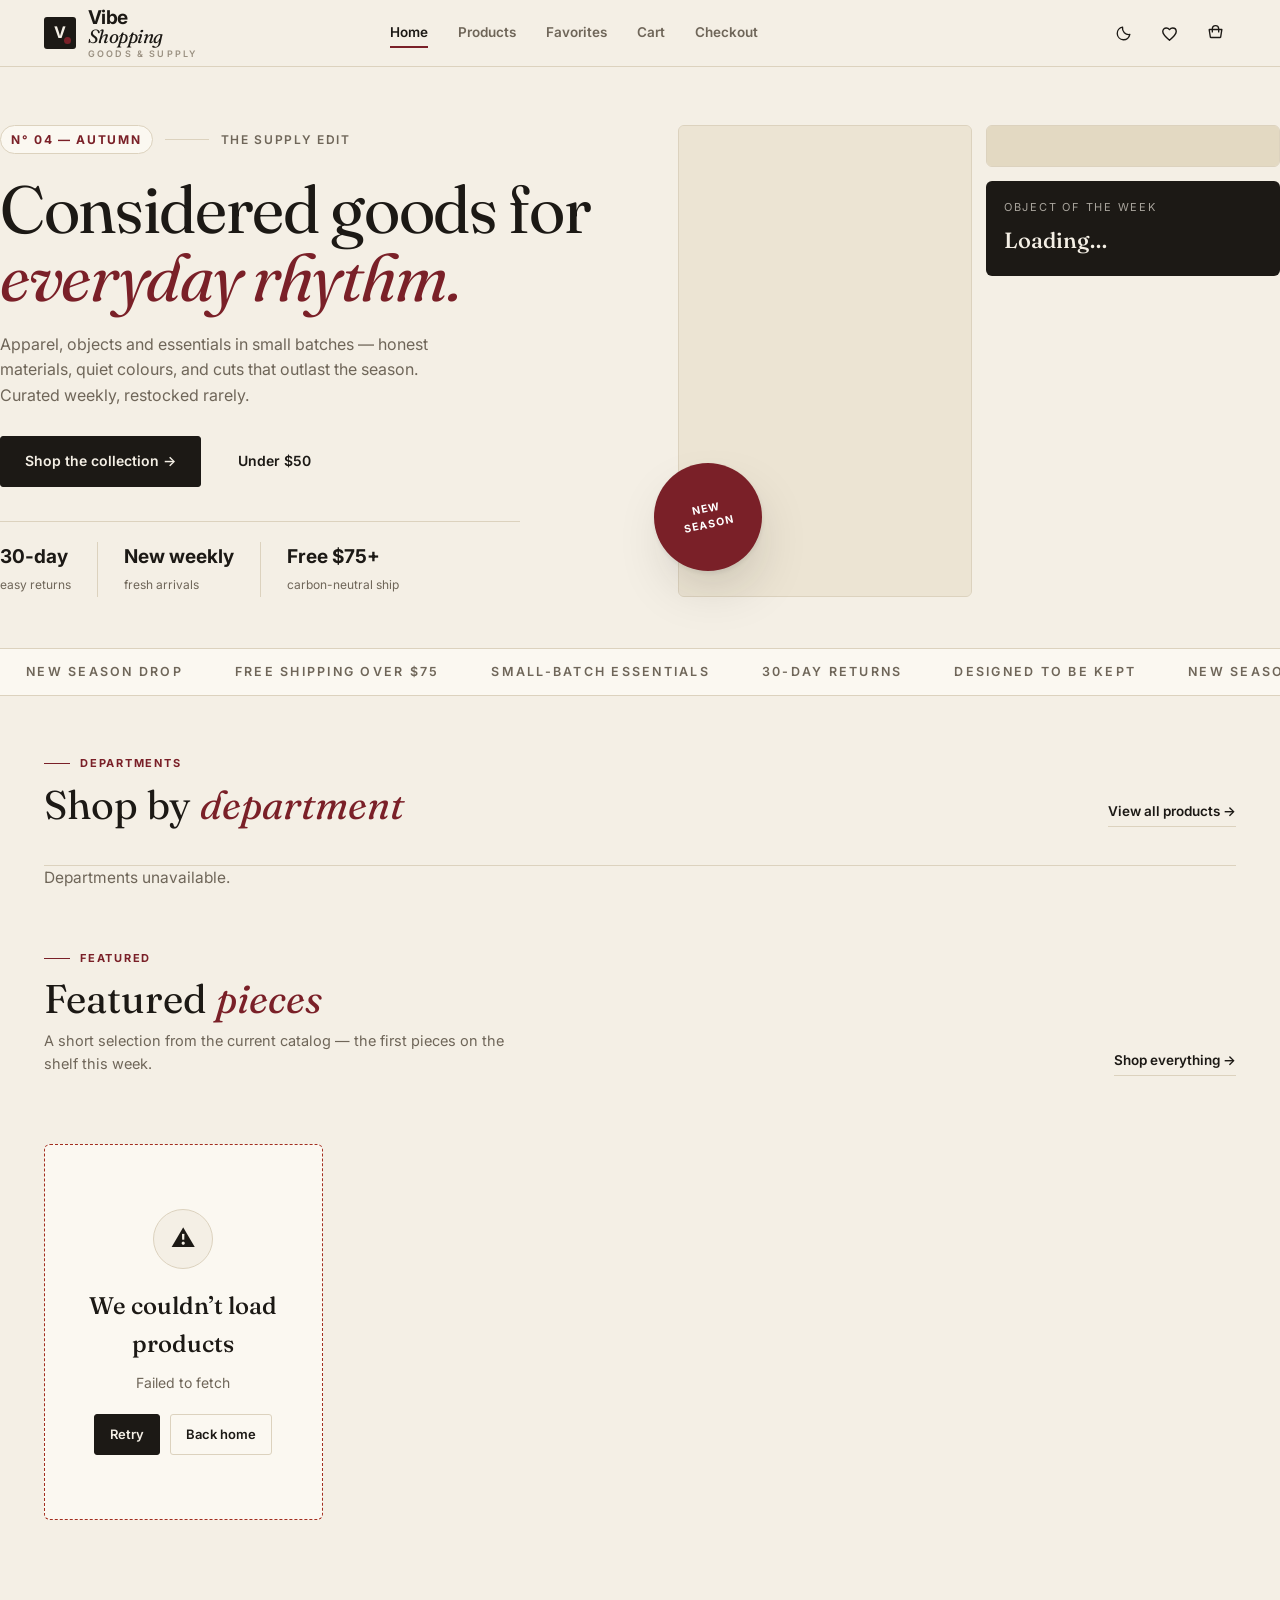
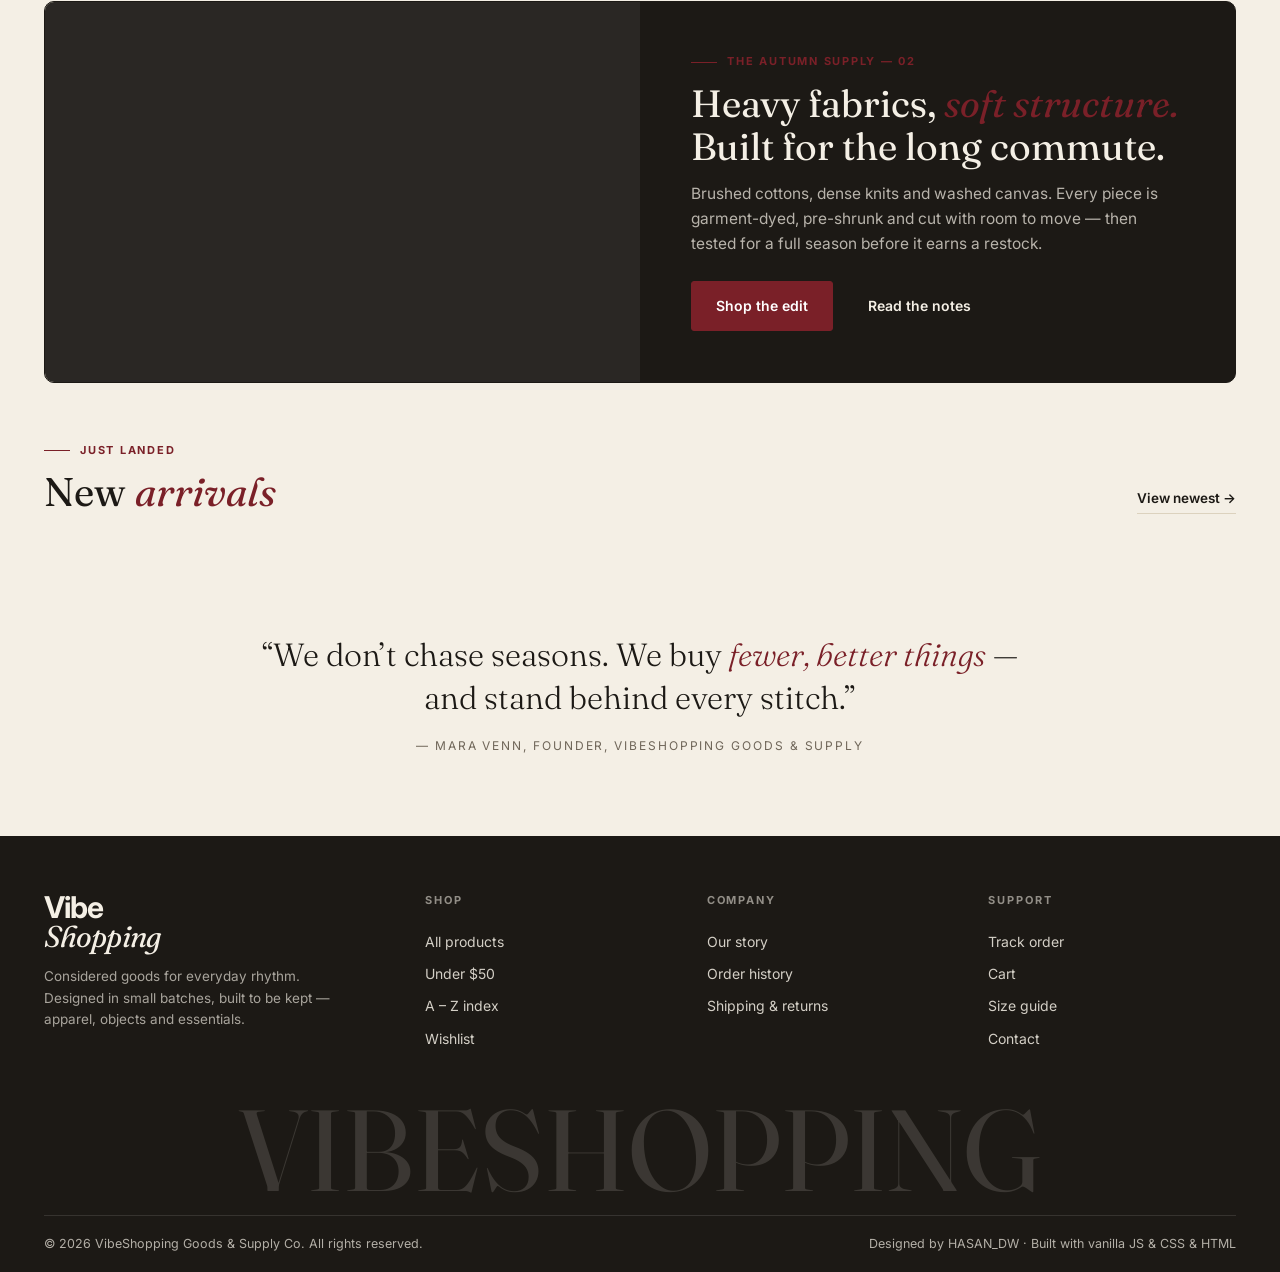
<file: index.html>
<!DOCTYPE html>
<html lang="en" data-theme="light">
<head>
<meta charset="UTF-8">
<meta name="viewport" content="width=device-width, initial-scale=1.0">
<!-- Load product photos without a Referer header: some image hosts
     reject hotlinked requests (HTTP 403), so we simply send none. -->
<meta name="referrer" content="no-referrer">
<title>VibeShopping — Considered goods for everyday rhythm</title>
<meta name="description" content="VibeShopping Goods & Supply — apparel, objects and essentials. Small batches, honest materials, free shipping over $75.">
<link rel="icon" href="data:image/svg+xml,%3Csvg xmlns='http://www.w3.org/2000/svg' viewBox='0 0 32 32'%3E%3Crect width='32' height='32' rx='5' fill='%231C1915'/%3E%3Ctext x='9' y='22' font-family='sans-serif' font-weight='700' font-size='16' fill='%23F4EFE5'%3EV%3C/text%3E%3Ccircle cx='23' cy='23' r='4' fill='%237A2028'/%3E%3C/svg%3E">
<link rel="stylesheet" href="css/main.css">
<link rel="stylesheet" href="css/components.css">
<link rel="stylesheet" href="css/responsive.css">
<script>try{document.documentElement.dataset.theme=localStorage.getItem('vibeshopping_theme')||(matchMedia('(prefers-color-scheme: dark)').matches?'dark':'light')}catch(e){}</script>
</head>
<body>
<a class="skip-link" href="#main">Skip to content</a>
<header class="header" data-header></header>

<main id="main">
  <!-- HERO -->
  <section class="hero"><div class="wrap hero-grid">
    <div class="hero-copy">
      <div class="hero-issue"><b>N° 04 — Autumn</b><span class="rule"></span><span>The Supply Edit</span></div>
      <h1>Considered goods for <em>everyday rhythm.</em></h1>
      <p class="hero-sub">Apparel, objects and essentials in small batches — honest materials, quiet colours, and cuts that outlast the season. Curated weekly, restocked rarely.</p>
      <div class="hero-cta">
        <a class="btn btn-solid" href="products.html">Shop the collection →</a>
        <a class="btn btn-ghost" href="products.html?sort=price-asc">Under $50</a>
      </div>
      <div class="hero-meta">
        <div><b>30-day</b><span>easy returns</span></div>
        <div><b>New weekly</b><span>fresh arrivals</span></div>
        <div><b>Free $75+</b><span>carbon-neutral ship</span></div>
      </div>
    </div>
    <div class="hero-media">
      <div class="hero-sticker"><span>New<br>Season</span></div>
      <a class="hero-photo" href="products.html" aria-label="Shop the collection"><img id="heroMain" src="data:image/svg+xml,%3Csvg xmlns='http://www.w3.org/2000/svg' width='600' height='800'%3E%3Crect width='100%25' height='100%25' fill='%23ECE4D3'/%3E%3C/svg%3E" alt="Featured product" referrerpolicy="no-referrer" onerror="handleProductPhotoError(this)"></a>
      <div class="hero-column">
        <div class="hero-thumb"><img id="heroSecond" src="data:image/svg+xml,%3Csvg xmlns='http://www.w3.org/2000/svg' width='400' height='300'%3E%3Crect width='100%25' height='100%25' fill='%23E3D9C2'/%3E%3C/svg%3E" alt="Secondary product" referrerpolicy="no-referrer" onerror="handleProductPhotoError(this)"></div>
        <div class="hero-card" id="heroTag"><small>Object of the week</small><b>Loading…</b></div>
      </div>
    </div>
  </div></section>

  <!-- MARQUEE -->
  <div class="marquee" aria-hidden="true"><div class="marquee-inner">
    <span>New season drop</span><span>Free shipping over $75</span><span>Small-batch essentials</span><span>30-day returns</span><span>Designed to be kept</span>
    <span>New season drop</span><span>Free shipping over $75</span><span>Small-batch essentials</span><span>30-day returns</span><span>Designed to be kept</span>
  </div></div>

  <!-- CATEGORIES -->
  <section class="section tight"><div class="wrap">
    <div class="section-head"><div><span class="eyebrow">Departments</span><h2>Shop by <em>department</em></h2></div><a class="link-arrow" href="products.html">View all products →</a></div>
    <div class="category-list" id="catIndex"><p class="muted">Loading departments…</p></div>
  </div></section>

  <!-- FEATURED -->
  <section class="section tight" style="padding-top:0"><div class="wrap">
    <div class="section-head"><div><span class="eyebrow">Featured</span><h2>Featured <em>pieces</em></h2><p>A short selection from the current catalog — the first pieces on the shelf this week.</p></div><a class="link-arrow" href="products.html">Shop everything →</a></div>
    <div class="product-grid" id="featured"></div>
  </div></section>

  <!-- CURATED FEATURE -->
  <section class="section tight" style="padding-top:0"><div class="wrap">
    <div class="feature dark">
      <div class="feature-media"><img id="curatedImg" src="data:image/svg+xml,%3Csvg xmlns='http://www.w3.org/2000/svg' width='800' height='600'%3E%3Crect width='100%25' height='100%25' fill='%232A2724'/%3E%3C/svg%3E" alt="Curated collection" referrerpolicy="no-referrer" onerror="handleProductPhotoError(this)"></div>
      <div class="feature-body">
        <span class="eyebrow">The autumn supply — 02</span>
        <h3>Heavy fabrics, <em>soft structure.</em> Built for the long commute.</h3>
        <p>Brushed cottons, dense knits and washed canvas. Every piece is garment-dyed, pre-shrunk and cut with room to move — then tested for a full season before it earns a restock.</p>
        <div style="display:flex;gap:10px;margin-top:24px;flex-wrap:wrap"><a class="btn btn-accent" href="products.html">Shop the edit</a><a class="btn btn-ghost" href="product-details.html?id=1">Read the notes</a></div>
      </div>
    </div>
  </div></section>

  <!-- NEW ARRIVALS -->
  <section class="section tight" style="padding-top:0"><div class="wrap">
    <div class="section-head"><div><span class="eyebrow">Just landed</span><h2>New <em>arrivals</em></h2></div><a class="link-arrow" href="products.html?sort=featured">View newest →</a></div>
    <div class="product-grid" id="arrivals"></div>
  </div></section>

  <!-- FOUNDER STORY -->
  <section class="section tight" id="story" style="padding-top:0"><div class="wrap">
    <div class="quote"><blockquote>“We don’t chase seasons. We buy <em>fewer, better things</em> — and stand behind every stitch.”</blockquote><cite>— Mara Venn, Founder, VibeShopping Goods &amp; Supply</cite></div>
  </div></section>
</main>
<footer class="footer" data-footer></footer>
<script src="js/api.js"></script>
<script src="js/storage.js"></script>
<script src="js/theme.js"></script>
<script src="js/main.js"></script>
</body>
</html>
</file>
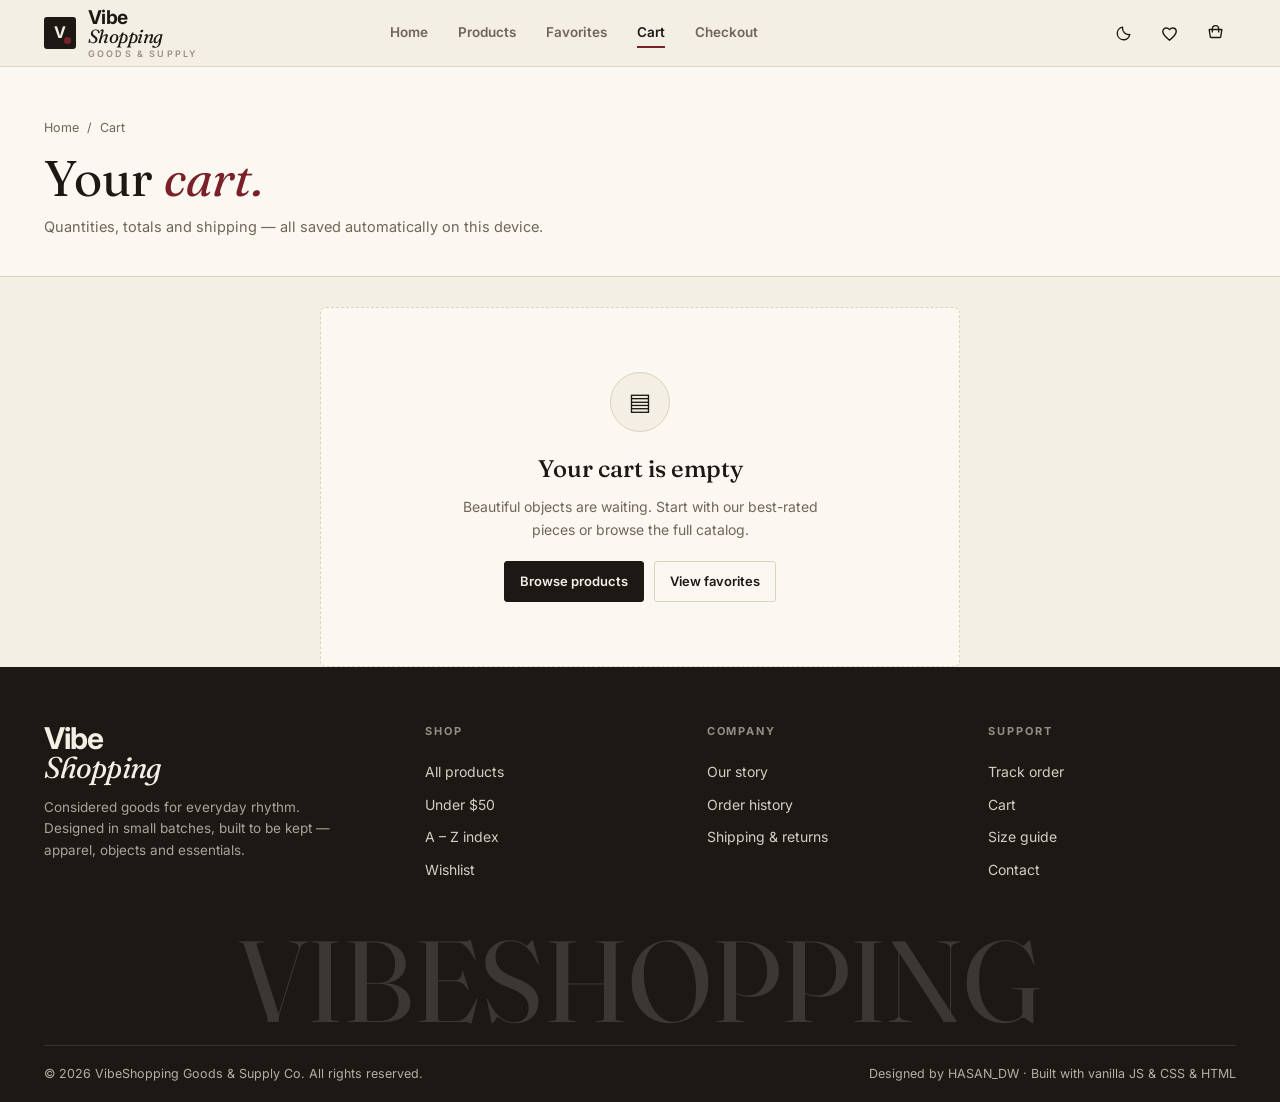
<file: cart.html>
<!DOCTYPE html>
<html lang="en" data-theme="light">
<head>
<meta charset="UTF-8">
<meta name="viewport" content="width=device-width, initial-scale=1.0">
<meta name="referrer" content="no-referrer">
<title>Cart — VibeShopping</title>
<link rel="icon" href="data:image/svg+xml,%3Csvg xmlns='http://www.w3.org/2000/svg' viewBox='0 0 32 32'%3E%3Crect width='32' height='32' rx='5' fill='%231C1915'/%3E%3Ctext x='9' y='22' font-family='sans-serif' font-weight='700' font-size='16' fill='%23F4EFE5'%3EV%3C/text%3E%3Ccircle cx='23' cy='23' r='4' fill='%237A2028'/%3E%3C/svg%3E">
<link rel="stylesheet" href="css/main.css">
<link rel="stylesheet" href="css/components.css">
<link rel="stylesheet" href="css/responsive.css">
<script>try{document.documentElement.dataset.theme=localStorage.getItem('vibeshopping_theme')||(matchMedia('(prefers-color-scheme: dark)').matches?'dark':'light')}catch(e){}</script>
</head>
<body>
<a class="skip-link" href="#main">Skip to content</a>
<header class="header" data-header></header>
<main id="main">
  <div class="page-head"><div class="wrap">
    <nav class="crumbs"><a href="index.html">Home</a> / <span>Cart</span></nav>
    <h1>Your <em>cart.</em></h1>
    <p class="sub">Quantities, totals and shipping — all saved automatically on this device.</p>
  </div></div>
  <div class="wrap" id="cartBox" style="min-height:40vh"></div>
</main>
<footer class="footer" data-footer></footer>
<script src="js/api.js"></script>
<script src="js/storage.js"></script>
<script src="js/theme.js"></script>
<script src="js/main.js"></script>
<script src="js/cart.js"></script>
</body>
</html>
</file>
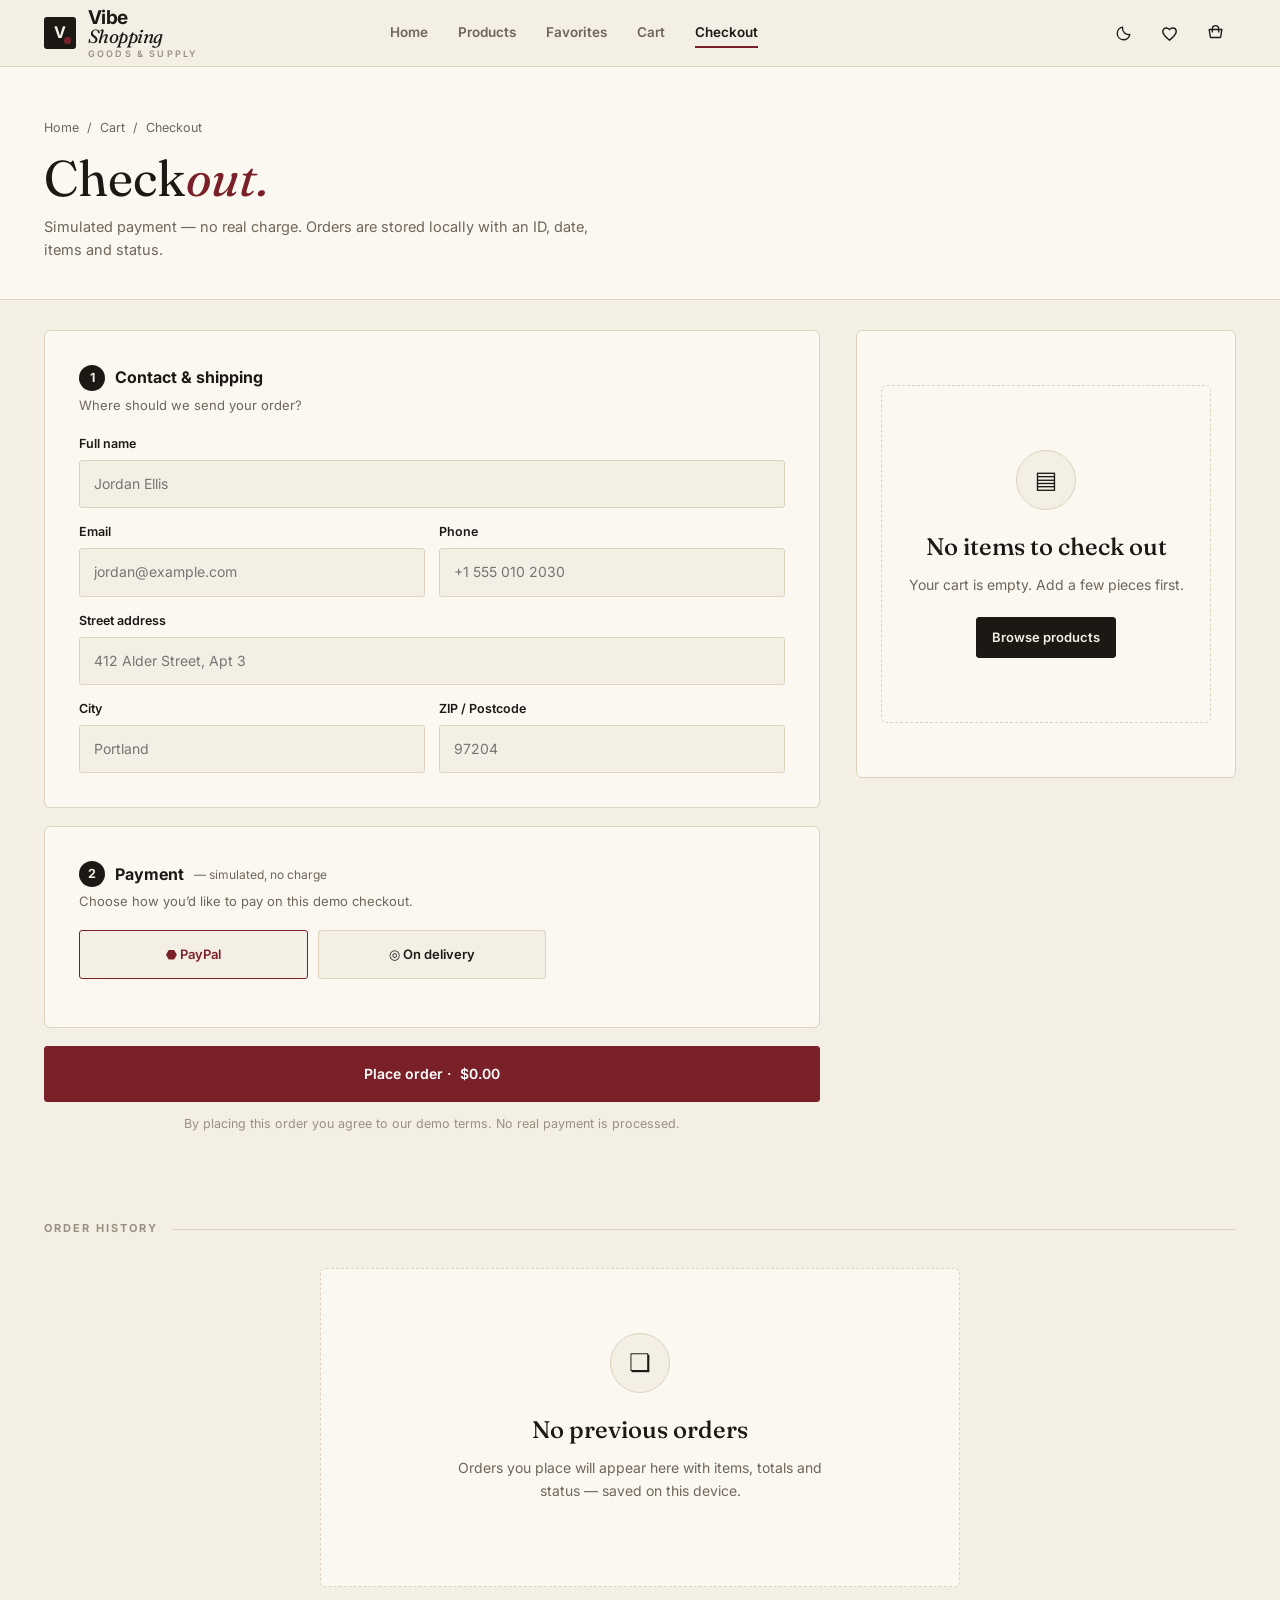
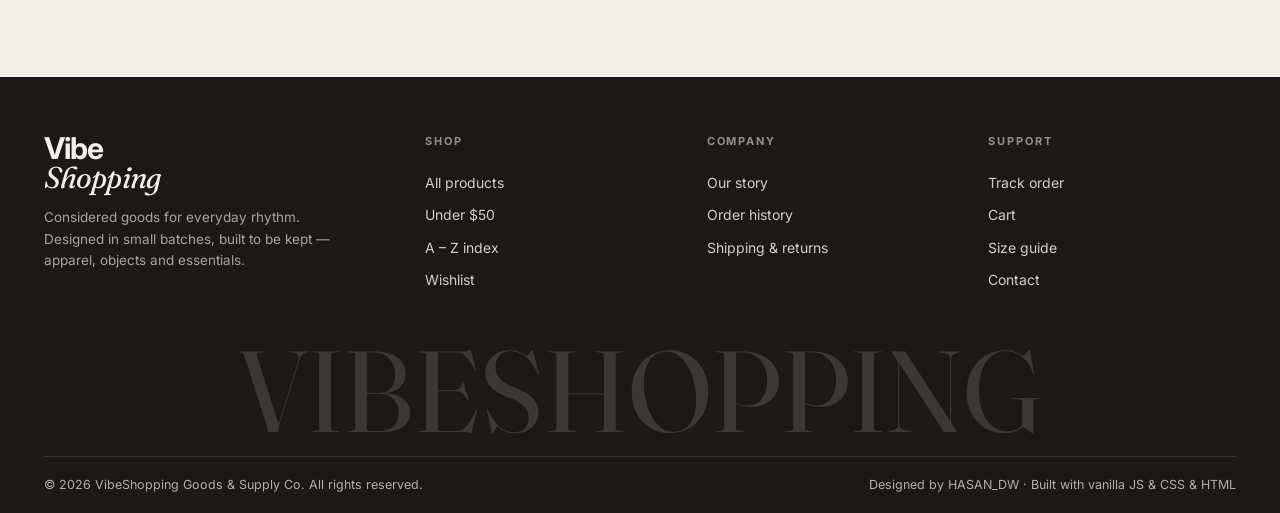
<file: checkout.html>
<!DOCTYPE html>
<html lang="en" data-theme="light">
<head>
<meta charset="UTF-8">
<meta name="viewport" content="width=device-width, initial-scale=1.0">
<meta name="referrer" content="no-referrer">
<title>Checkout & Orders — VibeShopping</title>
<link rel="icon" href="data:image/svg+xml,%3Csvg xmlns='http://www.w3.org/2000/svg' viewBox='0 0 32 32'%3E%3Crect width='32' height='32' rx='5' fill='%231C1915'/%3E%3Ctext x='9' y='22' font-family='sans-serif' font-weight='700' font-size='16' fill='%23F4EFE5'%3EV%3C/text%3E%3Ccircle cx='23' cy='23' r='4' fill='%237A2028'/%3E%3C/svg%3E">
<link rel="stylesheet" href="css/main.css">
<link rel="stylesheet" href="css/components.css">
<link rel="stylesheet" href="css/responsive.css">
<script>try{document.documentElement.dataset.theme=localStorage.getItem('vibeshopping_theme')||(matchMedia('(prefers-color-scheme: dark)').matches?'dark':'light')}catch(e){}</script>
</head>
<body>
<a class="skip-link" href="#main">Skip to content</a>
<header class="header" data-header></header>
<main id="main">
  <div class="page-head"><div class="wrap">
    <nav class="crumbs"><a href="index.html">Home</a> / <a href="cart.html">Cart</a> / <span>Checkout</span></nav>
    <h1>Check<em>out.</em></h1>
    <p class="sub">Simulated payment — no real charge. Orders are stored locally with an ID, date, items and status.</p>
  </div></div>
  <div class="wrap">
    <div id="success" style="display:none"></div>
    <div class="checkout-layout" id="coLayout">
      <div id="coForm"></div>
      <aside class="order-summary" id="coSum"></aside>
    </div>
    <div class="divider-label">Order history</div>
    <div id="orders" style="padding-bottom:60px"></div>
  </div>
</main>
<footer class="footer" data-footer></footer>
<script src="js/api.js"></script>
<script src="js/storage.js"></script>
<script src="js/theme.js"></script>
<script src="js/main.js"></script>
<script src="js/checkout.js"></script>
</body>
</html>
</file>
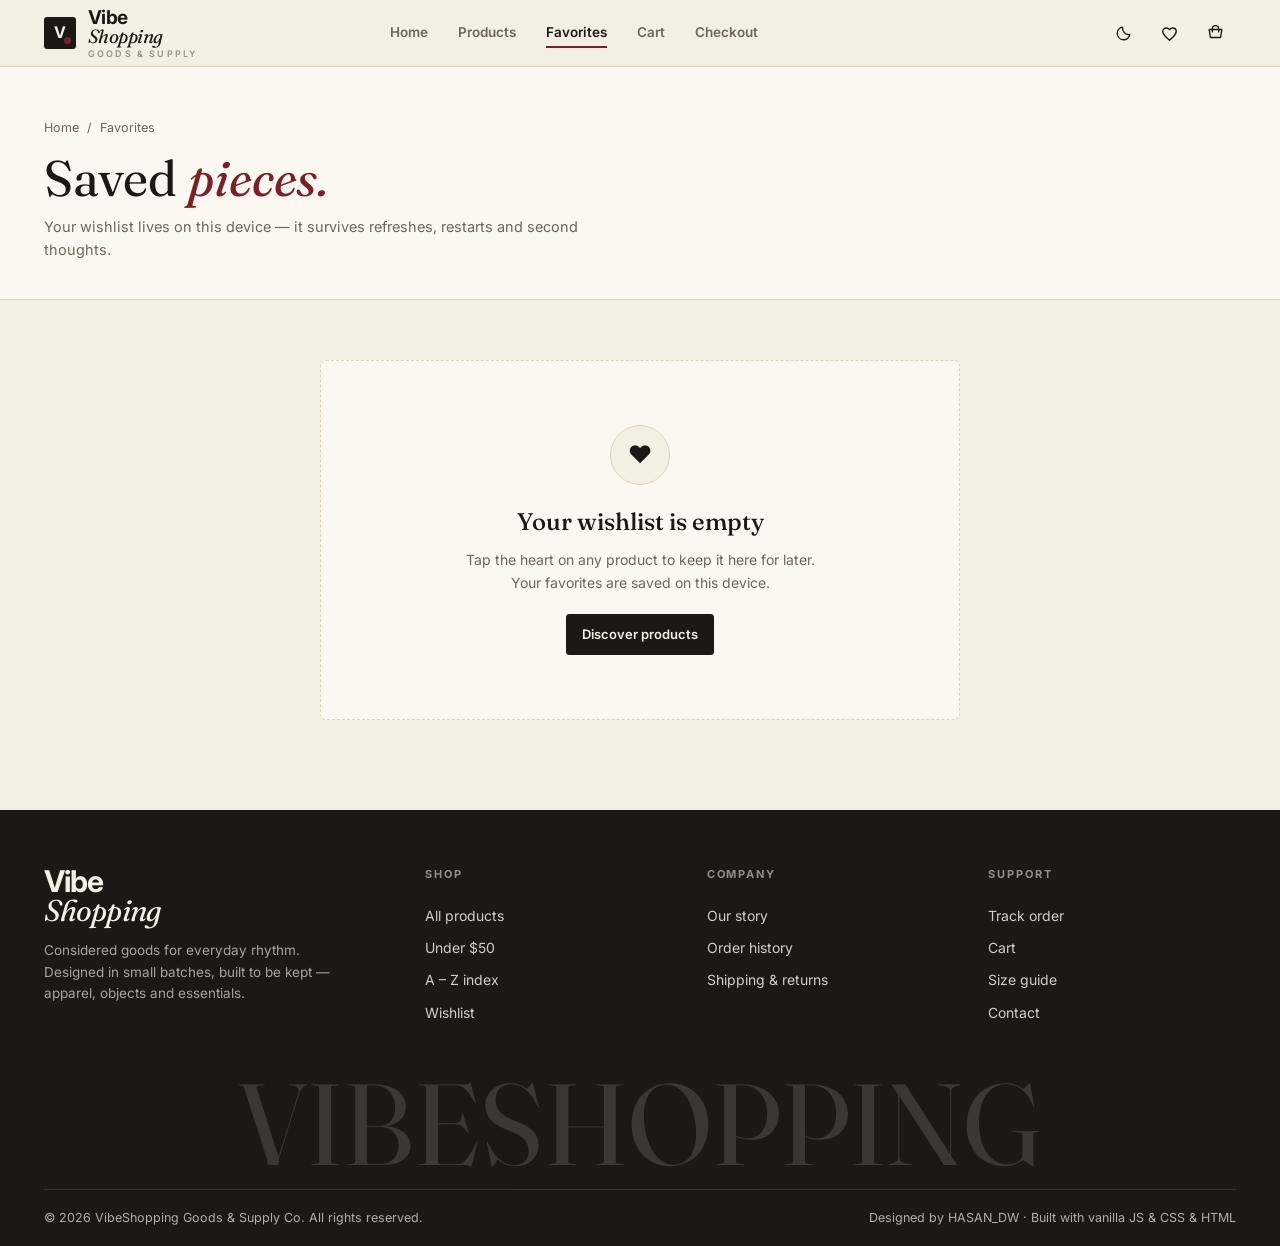
<file: favorites.html>
<!DOCTYPE html>
<html lang="en" data-theme="light">
<head>
<meta charset="UTF-8">
<meta name="viewport" content="width=device-width, initial-scale=1.0">
<meta name="referrer" content="no-referrer">
<title>Favorites — VibeShopping</title>
<link rel="icon" href="data:image/svg+xml,%3Csvg xmlns='http://www.w3.org/2000/svg' viewBox='0 0 32 32'%3E%3Crect width='32' height='32' rx='5' fill='%231C1915'/%3E%3Ctext x='9' y='22' font-family='sans-serif' font-weight='700' font-size='16' fill='%23F4EFE5'%3EV%3C/text%3E%3Ccircle cx='23' cy='23' r='4' fill='%237A2028'/%3E%3C/svg%3E">
<link rel="stylesheet" href="css/main.css">
<link rel="stylesheet" href="css/components.css">
<link rel="stylesheet" href="css/responsive.css">
<script>try{document.documentElement.dataset.theme=localStorage.getItem('vibeshopping_theme')||(matchMedia('(prefers-color-scheme: dark)').matches?'dark':'light')}catch(e){}</script>
</head>
<body>
<a class="skip-link" href="#main">Skip to content</a>
<header class="header" data-header></header>
<main id="main">
  <div class="page-head"><div class="wrap">
    <nav class="crumbs"><a href="index.html">Home</a> / <span>Favorites</span></nav>
    <h1>Saved <em>pieces.</em></h1>
    <p class="sub">Your wishlist lives on this device — it survives refreshes, restarts and second thoughts.</p>
  </div></div>
  <div class="wrap" style="padding:30px 0 60px" id="favBox"></div>
</main>
<footer class="footer" data-footer></footer>
<script src="js/api.js"></script>
<script src="js/storage.js"></script>
<script src="js/theme.js"></script>
<script src="js/main.js"></script>
<script src="js/favorites.js"></script>
</body>
</html>
</file>
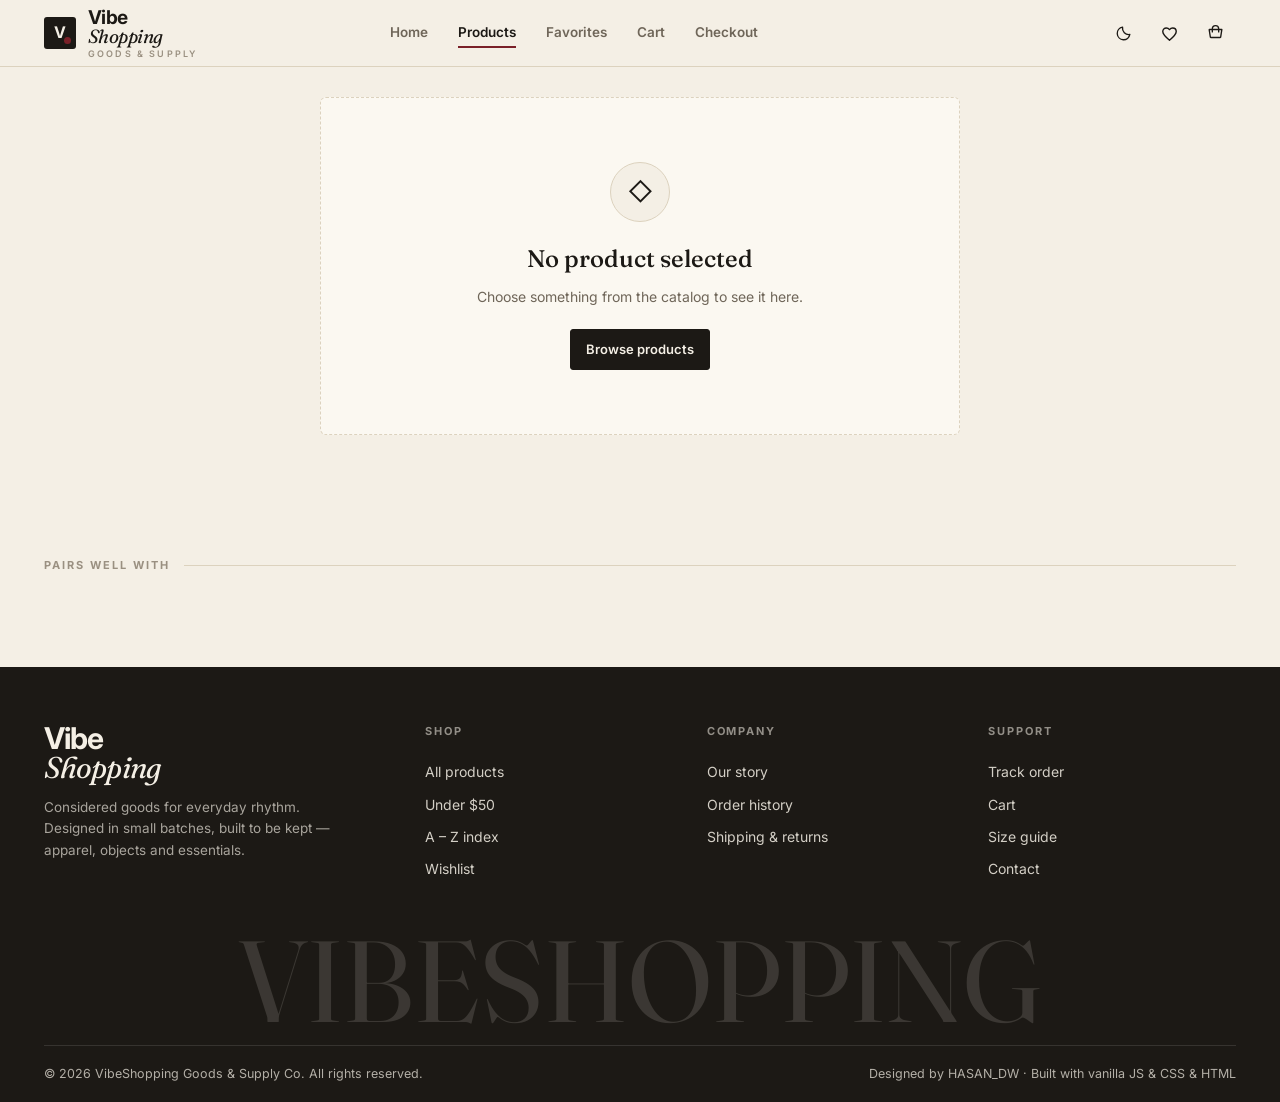
<file: product-details.html>
<!DOCTYPE html>
<html lang="en" data-theme="light">
<head>
<meta charset="UTF-8">
<meta name="viewport" content="width=device-width, initial-scale=1.0">
<meta name="referrer" content="no-referrer">
<title>Product — VibeShopping</title>
<link rel="icon" href="data:image/svg+xml,%3Csvg xmlns='http://www.w3.org/2000/svg' viewBox='0 0 32 32'%3E%3Crect width='32' height='32' rx='5' fill='%231C1915'/%3E%3Ctext x='9' y='22' font-family='sans-serif' font-weight='700' font-size='16' fill='%23F4EFE5'%3EV%3C/text%3E%3Ccircle cx='23' cy='23' r='4' fill='%237A2028'/%3E%3C/svg%3E">
<link rel="stylesheet" href="css/main.css">
<link rel="stylesheet" href="css/components.css">
<link rel="stylesheet" href="css/responsive.css">
<script>try{document.documentElement.dataset.theme=localStorage.getItem('vibeshopping_theme')||(matchMedia('(prefers-color-scheme: dark)').matches?'dark':'light')}catch(e){}</script>
</head>
<body>
<a class="skip-link" href="#main">Skip to content</a>
<header class="header" data-header></header>
<main id="main"><div class="wrap" style="padding-bottom:20px">
  <div id="pd" style="min-height:50vh"></div>
  <div class="divider-label">Pairs well with</div>
  <div class="product-grid" id="related"></div>
  <div style="height:50px"></div>
</div></main>
<footer class="footer" data-footer></footer>
<script src="js/api.js"></script>
<script src="js/storage.js"></script>
<script src="js/theme.js"></script>
<script src="js/main.js"></script>
<script src="js/products.js"></script>
</body>
</html>
</file>
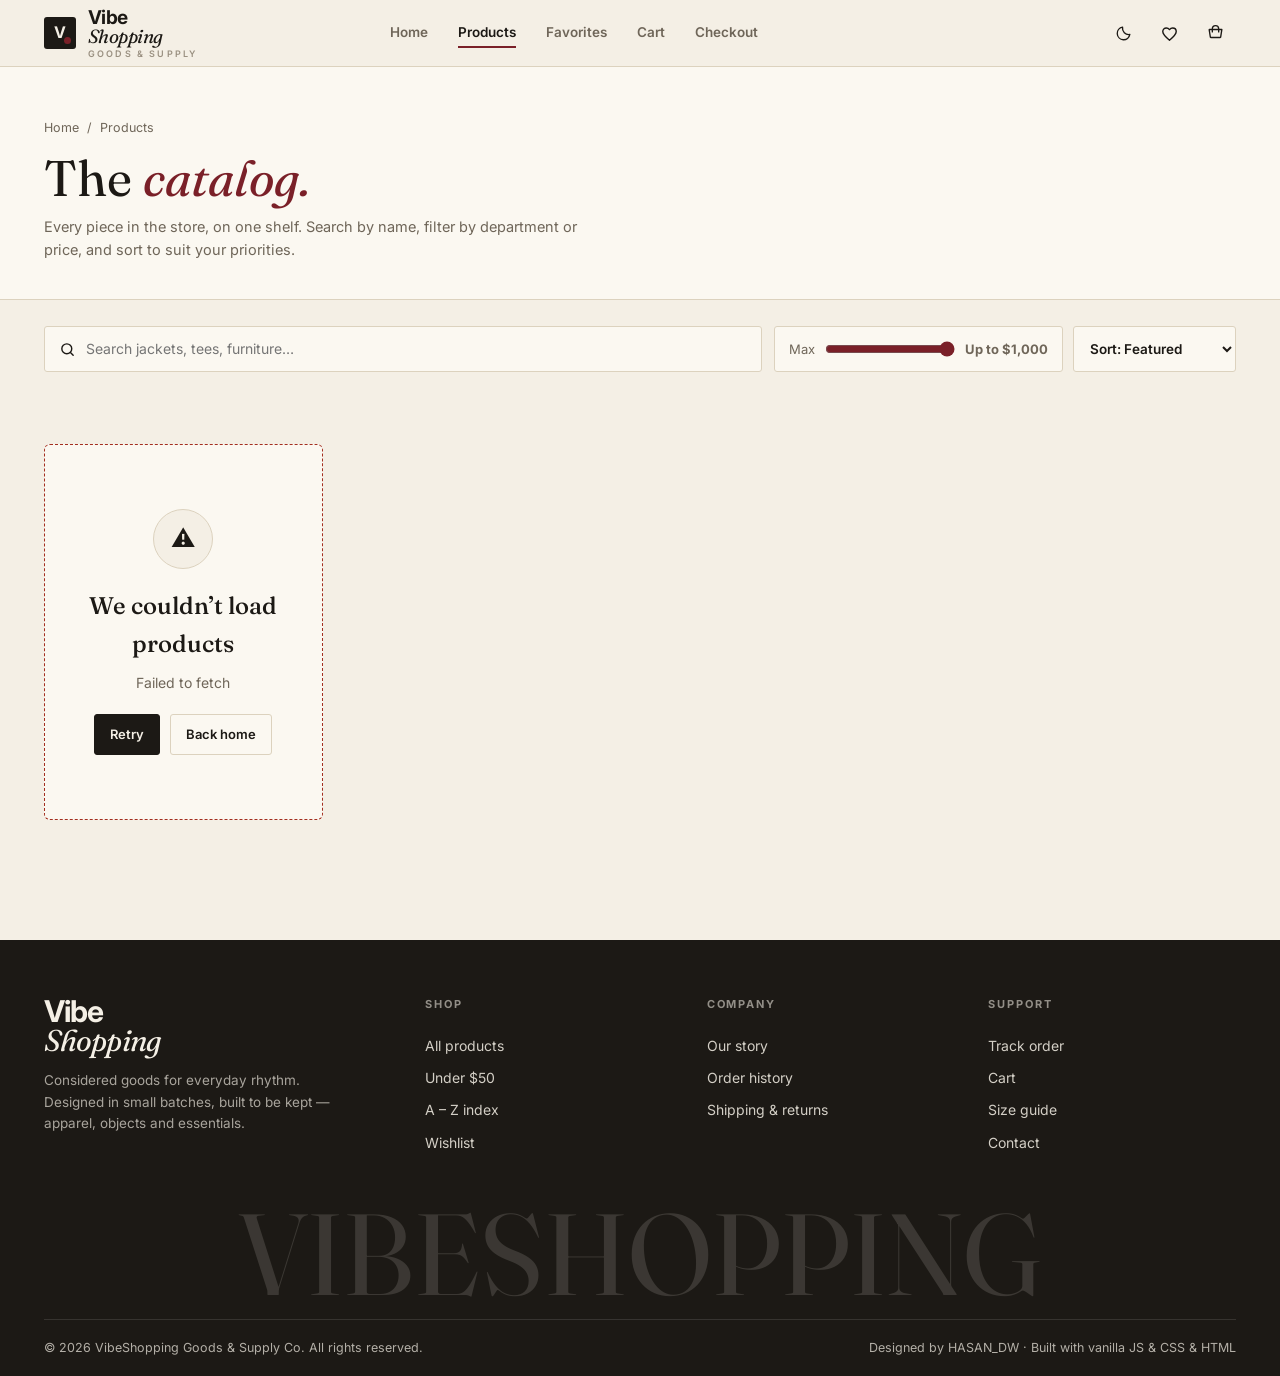
<file: products.html>
<!DOCTYPE html>
<html lang="en" data-theme="light">
<head>
<meta charset="UTF-8">
<meta name="viewport" content="width=device-width, initial-scale=1.0">
<meta name="referrer" content="no-referrer">
<title>Products — VibeShopping</title>
<meta name="description" content="Browse the full VibeShopping catalog. Search, filter and sort considered goods.">
<link rel="icon" href="data:image/svg+xml,%3Csvg xmlns='http://www.w3.org/2000/svg' viewBox='0 0 32 32'%3E%3Crect width='32' height='32' rx='5' fill='%231C1915'/%3E%3Ctext x='9' y='22' font-family='sans-serif' font-weight='700' font-size='16' fill='%23F4EFE5'%3EV%3C/text%3E%3Ccircle cx='23' cy='23' r='4' fill='%237A2028'/%3E%3C/svg%3E">
<link rel="stylesheet" href="css/main.css">
<link rel="stylesheet" href="css/components.css">
<link rel="stylesheet" href="css/responsive.css">
<script>try{document.documentElement.dataset.theme=localStorage.getItem('vibeshopping_theme')||(matchMedia('(prefers-color-scheme: dark)').matches?'dark':'light')}catch(e){}</script>
</head>
<body>
<a class="skip-link" href="#main">Skip to content</a>
<header class="header" data-header></header>
<main id="main">
  <div class="page-head"><div class="wrap">
    <nav class="crumbs"><a href="index.html">Home</a> / <span>Products</span></nav>
    <h1>The <em>catalog.</em></h1>
    <p class="sub">Every piece in the store, on one shelf. Search by name, filter by department or price, and sort to suit your priorities.</p>
  </div></div>
  <div class="wrap" style="padding-bottom:60px">
    <div class="toolbar" role="search">
      <label class="search"><img src="assets/icons/search.svg" alt=""><input id="q" type="search" placeholder="Search jackets, tees, furniture…" aria-label="Search products" autocomplete="off"></label>
      <div class="toolbar-right">
        <label class="price-filter">Max <input type="range" id="maxPrice" min="10" max="1000" step="5" value="1000" aria-label="Maximum price"> <b id="priceOut">Up to $1,000</b></label>
        <select class="sort-select" id="sort" aria-label="Sort products">
          <option value="featured">Sort: Featured</option>
          <option value="price-asc">Price: Low → High</option>
          <option value="price-desc">Price: High → Low</option>
          <option value="name-asc">Name: A → Z</option>
          <option value="name-desc">Name: Z → A</option>
        </select>
      </div>
    </div>
    <div class="chip-row" id="chips" aria-label="Category filters"></div>
    <div class="results-meta" id="meta"></div>
    <div class="product-grid" id="grid"></div>
    <div class="pagination" id="pagination"></div>
  </div>
</main>
<footer class="footer" data-footer></footer>
<script src="js/api.js"></script>
<script src="js/storage.js"></script>
<script src="js/theme.js"></script>
<script src="js/main.js"></script>
<script src="js/products.js"></script>
</body>
</html>
</file>
<file: css/main.css>
@import url('https://fonts.googleapis.com/css2?family=Fraunces:ital,opsz,wght@0,9..144,300;0,9..144,400;0,9..144,500;1,9..144,400&family=Inter:wght@400;500;600;700&display=swap');
/* الالوان من موقع colorfly */
:root {
  --paper: #F4EFE5;
  --paper-dark: #ECE4D3;
  --surface: #FBF8F1;
  --surface-dark: #EFE8D8;
  --ink: #1C1915;
  --ink-soft: #2B2620;
  --muted: #6F6659;
  --faint: #9A9081;
  --line: #DCD2BE;
  --line-soft: #E7DFCE;
  --accent: #7A2028;
  --accent-dark: #54151F;
  --accent-wash: #D8B9BC;
  --olive: #5E5C3E;
  --olive-wash: #E3E0CB;
  --gold: #A97A2F;
  --success: #3E6B34;
  --danger: #A32E1F;
  --shadow: 0 1px 2px rgba(28, 25, 21, .06), 0 8px 28px -12px rgba(28, 25, 21, .18);
  --shadow-big: 0 2px 4px rgba(28, 25, 21, .08), 0 24px 60px -20px rgba(28, 25, 21, .30);
  --radius-sm: 3px;
  --radius-md: 6px;
  --radius-lg: 10px;
  --font-ui: 'Inter', system-ui, -apple-system, 'Segoe UI', sans-serif;
  --font-editorial: 'Fraunces', Georgia, serif;
  --page-width: 1280px;
  --side-space: clamp(18px, 4vw, 44px);
  --header-height: 66px;
  --ease: cubic-bezier(.22, .8, .24, 1);
}
[data-theme="dark"] {
  --paper: #14110E;
  --paper-dark: #1A1613;
  --surface: #1E1A15;
  --surface-dark: #26211B;
  --ink: #EDE4D2;
  --ink-soft: #D8CDB6;
  --muted: #A79B86;
  --faint: #7C7261;
  --line: #2E2820;
  --line-soft: #26211B;
  --accent: #963A43;
  --accent-dark: #7A2028;
  --accent-wash: #3A1018;
  --olive: #A9A67E;
  --olive-wash: #262417;
  --shadow: 0 1px 2px rgba(0, 0, 0, .4), 0 12px 32px -12px rgba(0, 0, 0, .55);
  --shadow-big: 0 2px 6px rgba(0, 0, 0, .5), 0 28px 70px -20px rgba(0, 0, 0, .7);
}
* {
  box-sizing: border-box;
  margin: 0;
  padding: 0;
}
html {
  scroll-behavior: smooth;
}
body {
  font-family: var(--font-ui);
  background: var(--paper);
  color: var(--ink);
  font-size: 15.5px;
  line-height: 1.6;
  min-height: 100vh;
  display: flex;
  flex-direction: column;
  transition: background .35s ease, color .35s ease;
}
img {
  display: block;
  max-width: 100%;
}
a {
  color: inherit;
  text-decoration: none;
}
button {
  font: inherit;
  color: inherit;
  background: none;
  border: 0;
  cursor: pointer;
}
input,
select,
textarea {
  font: inherit;
  color: inherit;
}
::selection {
  background: var(--accent);
  color: #fff;
}
:focus-visible {
  outline: 2px solid var(--accent);
  outline-offset: 3px;
}
.wrap {
  max-width: var(--page-width);
  margin: 0 auto;
  padding-left: var(--side-space);
  padding-right: var(--side-space);
  width: 100%;
}
main {
  flex: 1;
}
.muted {
  color: var(--muted);
}
.eyebrow {
  font-size: 11px;
  font-weight: 700;
  letter-spacing: .16em;
  text-transform: uppercase;
  color: var(--accent);
  display: inline-flex;
  align-items: center;
  gap: 10px;
}
.eyebrow::before {
  content: "";
  width: 26px;
  height: 1px;
  background: var(--accent);
}
.skip-link {
  position: absolute;
  left: -9999px;
  top: 0;
  background: var(--ink);
  color: var(--paper);
  padding: 10px 16px;
  z-index: 200;
}
.skip-link:focus {
  left: 0;
}
.header {
  position: sticky;
  top: 0;
  z-index: 90;
  background: var(--paper);
  border-bottom: 1px solid var(--line);
}
.header-inner {
  max-width: var(--page-width);
  margin: 0 auto;
  padding: 0 var(--side-space);
  height: var(--header-height);
  display: flex;
  align-items: center;
  gap: 26px;
}
.brand {
  display: flex;
  align-items: center;
  gap: 12px;
  flex: none;
}
.brand-mark {
  width: 32px;
  height: 32px;
  background: var(--ink);
  color: var(--paper);
  display: grid;
  place-items: center;
  font-weight: 700;
  font-size: 16px;
  border-radius: var(--radius-sm);
  position: relative;
  overflow: hidden;
}
.brand-mark::after {
  content: "";
  position: absolute;
  right: 5px;
  bottom: 5px;
  width: 7px;
  height: 7px;
  border-radius: 50%;
  background: var(--accent);
}
.wordmark {
  font-weight: 700;
  font-size: 19px;
  letter-spacing: -.03em;
  line-height: 1;
  display: flex;
  flex-direction: column;
}
.wordmark em {
  font-family: var(--font-editorial);
  font-style: italic;
  font-weight: 400;
}
.wordmark small {
  font-size: 9px;
  font-weight: 600;
  letter-spacing: .24em;
  color: var(--faint);
  margin-top: 3px;
}
.navbar {
  display: flex;
  gap: 4px;
  margin: 0 auto;
}
.navbar a {
  font-size: 13.5px;
  font-weight: 600;
  padding: 9px 13px;
  border-radius: var(--radius-sm);
  color: var(--muted);
  position: relative;
}
.navbar a:hover {
  color: var(--ink);
  background: var(--surface-dark);
}
.navbar a.active {
  color: var(--ink);
}
.navbar a.active::after {
  content: "";
  position: absolute;
  left: 13px;
  right: 13px;
  bottom: 5px;
  height: 2px;
  background: var(--accent);
}
.header-actions {
  display: flex;
  align-items: center;
  gap: 6px;
  margin-left: auto;
}
.icon-btn {
  width: 40px;
  height: 40px;
  display: grid;
  place-items: center;
  border-radius: 50%;
  border: 1px solid transparent;
  position: relative;
}
.icon-btn:hover {
  border-color: var(--line);
  background: var(--surface);
}
.icon-btn img {
  width: 19px;
  height: 19px;
}
.icon-btn .count {
  position: absolute;
  top: 2px;
  right: 0;
  min-width: 18px;
  height: 18px;
  padding: 0 5px;
  background: var(--accent);
  color: #fff;
  font-size: 10.5px;
  font-weight: 700;
  border-radius: 9px;
  display: grid;
  place-items: center;
}
.burger {
  display: none;
}
.scrim {
  position: fixed;
  inset: 0;
  background: rgba(15, 12, 8, .5);
  opacity: 0;
  pointer-events: none;
  transition: opacity .3s;
  z-index: 95;
}
.scrim.open {
  opacity: 1;
  pointer-events: auto;
}
.drawer {
  position: fixed;
  top: 0;
  right: 0;
  bottom: 0;
  width: min(340px, 88vw);
  background: var(--surface);
  border-left: 1px solid var(--line);
  z-index: 96;
  transform: translateX(105%);
  transition: transform .38s var(--ease);
  display: flex;
  flex-direction: column;
  padding: 22px;
}
.drawer.open {
  transform: none;
}
.drawer-head {
  display: flex;
  justify-content: space-between;
  align-items: center;
  margin-bottom: 18px;
}
.drawer nav {
  display: flex;
  flex-direction: column;
}
.drawer nav a {
  padding: 14px 4px;
  border-bottom: 1px solid var(--line);
  font-weight: 600;
  font-size: 16px;
  display: flex;
  justify-content: space-between;
}
.drawer nav a span {
  font-size: 12px;
  color: var(--faint);
}
.drawer-foot {
  margin-top: auto;
  font-size: 12.5px;
  color: var(--muted);
}
.btn {
  display: inline-flex;
  align-items: center;
  justify-content: center;
  gap: 9px;
  font-weight: 600;
  font-size: 14px;
  padding: 13px 24px;
  border-radius: var(--radius-sm);
  border: 1px solid var(--ink);
  white-space: nowrap;
  transition: background .2s, color .2s, border-color .2s;
}
.btn:active {
  transform: translateY(1px);
}
.btn-solid {
  background: var(--ink);
  color: var(--paper);
}
.btn-solid:hover {
  background: var(--accent);
  border-color: var(--accent);
  color: #fff;
}
.btn-accent {
  background: var(--accent);
  border-color: var(--accent);
  color: #fff;
}
.btn-accent:hover {
  background: var(--accent-dark);
  border-color: var(--accent-dark);
}
.btn-ghost {
  background: transparent;
  border-color: transparent;
}
.btn-ghost:hover {
  background: var(--surface-dark);
}
.btn-line {
  background: transparent;
  border-color: var(--line);
}
.btn-line:hover {
  border-color: var(--ink);
}
.btn-sm {
  padding: 9px 15px;
  font-size: 13px;
}
.btn-block {
  width: 100%;
}
.btn[disabled] {
  opacity: .5;
  cursor: not-allowed;
}
.link-arrow {
  display: inline-flex;
  align-items: center;
  gap: 8px;
  font-weight: 600;
  font-size: 13.5px;
  border-bottom: 1px solid var(--line);
  padding-bottom: 3px;
}
.link-arrow:hover {
  border-color: var(--accent);
  color: var(--accent);
}
.hero {
  border-bottom: 1px solid var(--line);
}
.hero-grid {
  display: grid;
  grid-template-columns: 1.02fr .98fr;
  gap: clamp(28px, 4vw, 64px);
  padding: clamp(30px, 4.5vw, 72px) 0 clamp(30px, 4vw, 60px);
}
.hero-copy {
  display: flex;
  flex-direction: column;
  justify-content: center;
}
.hero-issue {
  display: flex;
  align-items: center;
  gap: 12px;
  font-size: 12px;
  font-weight: 600;
  letter-spacing: .14em;
  text-transform: uppercase;
  color: var(--muted);
  margin-bottom: 22px;
}
.hero-issue .rule {
  flex: 0 0 44px;
  height: 1px;
  background: var(--line);
}
.hero-issue b {
  color: var(--accent);
  border: 1px solid var(--line);
  padding: 4px 10px;
  border-radius: 20px;
  background: var(--surface);
}
.hero h1 {
  font-family: var(--font-editorial);
  font-weight: 400;
  font-size: clamp(38px, 5.2vw, 68px);
  line-height: 1.02;
  letter-spacing: -.02em;
  margin-bottom: 20px;
}
.hero h1 em {
  font-style: italic;
  color: var(--accent);
}
.hero-sub {
  font-size: 16px;
  color: var(--muted);
  max-width: 46ch;
  margin-bottom: 28px;
}
.hero-cta {
  display: flex;
  gap: 12px;
  flex-wrap: wrap;
  margin-bottom: 34px;
}
.hero-meta {
  display: grid;
  grid-template-columns: repeat(3, auto);
  justify-content: start;
  border-top: 1px solid var(--line);
  padding-top: 20px;
  max-width: 520px;
}
.hero-meta div {
  padding-right: 26px;
  margin-right: 26px;
  border-right: 1px solid var(--line);
}
.hero-meta div:last-child {
  border: 0;
  margin: 0;
  padding-right: 0;
}
.hero-meta b {
  display: block;
  font-size: 19px;
}
.hero-meta span {
  font-size: 12px;
  color: var(--muted);
}
.hero-media {
  position: relative;
  min-height: 420px;
  display: grid;
  grid-template-columns: 1fr 1fr;
  gap: 14px;
}
.hero-photo {
  background: var(--paper-dark);
  border: 1px solid var(--line);
  border-radius: var(--radius-md);
  overflow: hidden;
  position: relative;
  grid-row: span 2;
}
.hero-photo img {
  width: 100%;
  height: 100%;
  object-fit: cover;
  aspect-ratio: 3 / 4;
}
.hero-column {
  display: flex;
  flex-direction: column;
  gap: 14px;
}
.hero-thumb {
  background: var(--paper-dark);
  border: 1px solid var(--line);
  border-radius: var(--radius-md);
  overflow: hidden;
  flex: 1;
  position: relative;
  min-height: 0;
}
.hero-thumb img {
  width: 100%;
  height: 100%;
  object-fit: cover;
  position: absolute;
  inset: 0;
}
.hero-card {
  background: var(--ink);
  color: var(--paper);
  border-radius: var(--radius-md);
  padding: 18px;
  display: flex;
  flex-direction: column;
  justify-content: center;
  gap: 6px;
}
.hero-card small {
  font-size: 11px;
  letter-spacing: .16em;
  text-transform: uppercase;
  opacity: .65;
}
.hero-card b {
  font-family: var(--font-editorial);
  font-size: 22px;
  font-weight: 500;
}
.hero-card a {
  font-size: 13px;
  font-weight: 600;
  text-decoration: underline;
  text-underline-offset: 3px;
}
.hero-sticker {
  position: absolute;
  left: -24px;
  bottom: 26px;
  width: 108px;
  height: 108px;
  background: var(--accent);
  color: #fff;
  border-radius: 50%;
  display: grid;
  place-items: center;
  text-align: center;
  font-size: 10.5px;
  font-weight: 700;
  letter-spacing: .12em;
  text-transform: uppercase;
  line-height: 1.5;
  transform: rotate(-12deg);
  box-shadow: var(--shadow-big);
  z-index: 2;
}
.marquee {
  border-bottom: 1px solid var(--line);
  background: var(--surface);
  overflow: hidden;
  white-space: nowrap;
}
.marquee-inner {
  display: inline-flex;
  padding: 13px 0;
  animation: scroll-left 30s linear infinite;
}
.marquee-inner span {
  font-size: 12.5px;
  font-weight: 600;
  letter-spacing: .18em;
  text-transform: uppercase;
  color: var(--muted);
  padding: 0 26px;
}
@keyframes scroll-left {
  to {
    transform: translateX(-50%);
  }
}
.section {
  padding: clamp(48px, 6vw, 92px) 0;
}
.section.tight {
  padding-top: clamp(30px, 4vw, 56px);
  padding-bottom: clamp(30px, 4vw, 56px);
}
.section-head {
  display: flex;
  align-items: flex-end;
  justify-content: space-between;
  gap: 20px;
  margin-bottom: clamp(24px, 3vw, 40px);
  flex-wrap: wrap;
}
.section-head h2 {
  font-family: var(--font-editorial);
  font-weight: 400;
  font-size: clamp(26px, 3.4vw, 40px);
  line-height: 1.1;
  margin-top: 10px;
}
.section-head h2 em {
  font-style: italic;
  color: var(--accent);
}
.section-head p {
  color: var(--muted);
  max-width: 52ch;
  margin-top: 8px;
  font-size: 14.5px;
}
.divider-label {
  display: flex;
  align-items: center;
  gap: 14px;
  margin: 10px 0 22px;
  font-size: 11px;
  font-weight: 700;
  letter-spacing: .18em;
  text-transform: uppercase;
  color: var(--faint);
}
.divider-label::after {
  content: "";
  flex: 1;
  height: 1px;
  background: var(--line);
}
.category-list {
  border-top: 1px solid var(--line);
}
.category-row {
  display: grid;
  grid-template-columns: 56px 1fr auto 120px 40px;
  gap: 18px;
  align-items: center;
  padding: 20px 6px;
  border-bottom: 1px solid var(--line);
  cursor: pointer;
}
.category-row:hover {
  background: var(--surface);
}
.category-num {
  font-family: var(--font-editorial);
  font-style: italic;
  color: var(--faint);
  font-size: 15px;
}
.category-name {
  font-weight: 600;
  font-size: 17px;
}
.category-name small {
  display: block;
  font-weight: 400;
  font-size: 12.5px;
  color: var(--muted);
}
.category-count {
  font-size: 12px;
  color: var(--muted);
  border: 1px solid var(--line);
  border-radius: 20px;
  padding: 5px 12px;
  background: var(--paper);
}
.category-thumb {
  width: 120px;
  height: 64px;
  object-fit: cover;
  border-radius: var(--radius-sm);
  border: 1px solid var(--line);
}
.category-go {
  width: 34px;
  height: 34px;
  border: 1px solid var(--line);
  border-radius: 50%;
  display: grid;
  place-items: center;
}
.product-grid {
  display: grid;
  grid-template-columns: repeat(4, 1fr);
  gap: clamp(16px, 2vw, 26px);
}
.feature {
  border: 1px solid var(--line);
  border-radius: var(--radius-lg);
  overflow: hidden;
  display: grid;
  grid-template-columns: 1fr 1fr;
  background: var(--surface);
}
.feature.dark {
  background: var(--ink);
  color: var(--paper);
  border-color: var(--ink);
}
.feature-media {
  background: var(--paper-dark);
  min-height: 380px;
  position: relative;
  overflow: hidden;
}
.feature-media img {
  position: absolute;
  inset: 0;
  width: 100%;
  height: 100%;
  object-fit: cover;
}
.feature-body {
  padding: clamp(28px, 4vw, 60px);
  display: flex;
  flex-direction: column;
  justify-content: center;
}
.feature-body h3 {
  font-family: var(--font-editorial);
  font-weight: 400;
  font-size: clamp(26px, 3vw, 38px);
  line-height: 1.12;
  margin: 12px 0 14px;
}
.feature-body h3 em {
  font-style: italic;
  color: var(--accent);
}
.feature.dark p {
  opacity: .72;
}
.quote {
  max-width: 760px;
  margin: 0 auto;
  text-align: center;
  padding: clamp(20px, 3vw, 30px) 0;
}
.quote blockquote {
  font-family: var(--font-editorial);
  font-size: clamp(22px, 3vw, 32px);
  line-height: 1.35;
  font-weight: 300;
}
.quote blockquote em {
  font-style: italic;
  color: var(--accent);
}
.quote cite {
  display: block;
  margin-top: 16px;
  font-style: normal;
  font-size: 12px;
  letter-spacing: .16em;
  text-transform: uppercase;
  color: var(--muted);
}
.footer {
  background: var(--ink);
  color: var(--paper);
  margin-top: auto;
}
.footer-grid {
  display: grid;
  grid-template-columns: 1.4fr 1fr 1fr 1fr;
  gap: 34px;
  padding: 56px 0 40px;
}
.footer-brand .wordmark {
  font-size: 30px;
}
.footer-brand p {
  font-size: 13.5px;
  opacity: .65;
  max-width: 34ch;
  margin: 14px 0 18px;
}
.footer-col h5 {
  font-size: 11px;
  letter-spacing: .18em;
  text-transform: uppercase;
  opacity: .55;
  margin-bottom: 16px;
}
.footer-col a {
  display: block;
  font-size: 14px;
  padding: 5px 0;
  opacity: .85;
}
.footer-col a:hover {
  opacity: 1;
  text-decoration: underline;
  text-underline-offset: 3px;
}
.footer-big {
  font-family: var(--font-editorial);
  font-size: clamp(54px, 9vw, 130px);
  line-height: .95;
  opacity: .14;
  white-space: nowrap;
  overflow: hidden;
  text-align: center;
  padding-bottom: 10px;
}
.footer-bottom {
  border-top: 1px solid rgba(255, 255, 255, .16);
  padding: 18px 0;
  display: flex;
  justify-content: space-between;
  gap: 14px;
  font-size: 12.5px;
  opacity: .7;
  flex-wrap: wrap;
}
.page-head {
  border-bottom: 1px solid var(--line);
  background: var(--surface);
}
.page-head .wrap {
  padding-top: clamp(30px, 4vw, 52px);
  padding-bottom: clamp(24px, 3vw, 38px);
}
.crumbs {
  font-size: 12.5px;
  color: var(--muted);
  margin-bottom: 14px;
  display: flex;
  gap: 8px;
  align-items: center;
}
.crumbs a:hover {
  color: var(--accent);
  text-decoration: underline;
}
.page-head h1 {
  font-family: var(--font-editorial);
  font-weight: 400;
  font-size: clamp(30px, 4.4vw, 50px);
  line-height: 1.05;
}
.page-head h1 em {
  font-style: italic;
  color: var(--accent);
}
.page-head .sub {
  color: var(--muted);
  margin-top: 10px;
  max-width: 62ch;
  font-size: 14.5px;
}
.toolbar {
  display: flex;
  gap: 12px;
  align-items: center;
  flex-wrap: wrap;
  margin: 26px 0 8px;
}
.search {
  flex: 1;
  min-width: 220px;
  display: flex;
  align-items: center;
  gap: 10px;
  background: var(--surface);
  border: 1px solid var(--line);
  border-radius: var(--radius-sm);
  padding: 0 14px;
  height: 46px;
}
.search:focus-within {
  border-color: var(--accent);
}
.search img {
  width: 17px;
  height: 17px;
  color: var(--muted);
  flex: none;
}
.search input {
  flex: 1;
  background: none;
  border: 0;
  outline: 0;
  font-size: 14px;
}
.chip-row {
  display: flex;
  gap: 8px;
  flex-wrap: wrap;
}
.chip {
  font-size: 13px;
  font-weight: 600;
  padding: 9px 15px;
  border: 1px solid var(--line);
  border-radius: 20px;
  background: var(--surface);
  color: var(--muted);
}
.chip:hover {
  border-color: var(--ink);
  color: var(--ink);
}
.chip.on {
  background: var(--ink);
  border-color: var(--ink);
  color: var(--paper);
}
.toolbar-right {
  margin-left: auto;
  display: flex;
  gap: 10px;
  align-items: center;
  flex-wrap: wrap;
}
.sort-select {
  height: 46px;
  border: 1px solid var(--line);
  background: var(--surface);
  border-radius: var(--radius-sm);
  padding: 0 12px;
  font-size: 13.5px;
  font-weight: 600;
  cursor: pointer;
}
.price-filter {
  display: flex;
  align-items: center;
  gap: 10px;
  font-size: 13px;
  color: var(--muted);
  background: var(--surface);
  border: 1px solid var(--line);
  border-radius: var(--radius-sm);
  padding: 0 14px;
  height: 46px;
}
.price-filter input[type="range"] {
  accent-color: var(--accent);
  width: 130px;
}
.results-meta {
  display: flex;
  justify-content: space-between;
  align-items: center;
  font-size: 13px;
  color: var(--muted);
  margin: 14px 0 20px;
}
.results-meta b {
  color: var(--ink);
}
.details-grid {
  display: grid;
  grid-template-columns: 1.05fr .95fr;
  gap: clamp(26px, 4vw, 60px);
  padding: clamp(26px, 3.5vw, 48px) 0;
}
.gallery {
  position: sticky;
  top: calc(var(--header-height) + 20px);
  align-self: start;
}
.gallery-main {
  border: 1px solid var(--line);
  border-radius: var(--radius-md);
  overflow: hidden;
  background: var(--paper-dark);
  position: relative;
  aspect-ratio: 4 / 4.6;
}
.gallery-main img {
  width: 100%;
  height: 100%;
  object-fit: cover;
}
.gallery-btn {
  position: absolute;
  top: 50%;
  transform: translateY(-50%);
  width: 42px;
  height: 42px;
  border-radius: 50%;
  background: var(--surface);
  border: 1px solid var(--line);
  display: grid;
  place-items: center;
}
.gallery-btn:hover {
  background: var(--ink);
  color: var(--paper);
  border-color: var(--ink);
}
.gallery-btn.prev {
  left: 14px;
}
.gallery-btn.next {
  right: 14px;
}
.gallery-count {
  position: absolute;
  bottom: 14px;
  right: 14px;
  background: rgba(0, 0, 0, .65);
  color: #fff;
  font-size: 12px;
  font-weight: 600;
  padding: 5px 11px;
  border-radius: 20px;
}
.gallery-thumbs {
  display: grid;
  grid-template-columns: repeat(4, 1fr);
  gap: 10px;
  margin-top: 10px;
}
.gallery-thumbs button {
  border: 1px solid var(--line);
  border-radius: var(--radius-sm);
  overflow: hidden;
  background: var(--paper-dark);
  aspect-ratio: 1;
  opacity: .65;
  padding: 0;
}
.gallery-thumbs button.on {
  opacity: 1;
  border-color: var(--accent);
}
.gallery-thumbs img {
  width: 100%;
  height: 100%;
  object-fit: cover;
}
.details-info .details-eyebrow {
  display: flex;
  gap: 10px;
  align-items: center;
  font-size: 12px;
  font-weight: 700;
  letter-spacing: .14em;
  text-transform: uppercase;
  color: var(--muted);
  margin-bottom: 12px;
}
.details-info h1 {
  font-family: var(--font-editorial);
  font-weight: 400;
  font-size: clamp(28px, 3.6vw, 44px);
  line-height: 1.08;
  margin-bottom: 12px;
}
.details-price {
  display: flex;
  align-items: baseline;
  gap: 12px;
  padding: 16px 0;
  border-top: 1px solid var(--line);
  border-bottom: 1px solid var(--line);
  margin-bottom: 18px;
}
.details-price .now {
  font-size: 32px;
  font-weight: 700;
}
.details-price .was {
  color: var(--faint);
  text-decoration: line-through;
  font-size: 16px;
}
.details-price .save {
  font-size: 11.5px;
  font-weight: 700;
  background: var(--accent-wash);
  color: var(--accent);
  padding: 4px 10px;
  border-radius: 20px;
}
.details-desc {
  color: var(--muted);
  font-size: 15px;
  margin-bottom: 22px;
}
.buy-row {
  display: flex;
  gap: 12px;
  align-items: stretch;
  margin-bottom: 14px;
  flex-wrap: wrap;
}
.quantity {
  display: flex;
  align-items: center;
  border: 1px solid var(--line);
  border-radius: var(--radius-sm);
  background: var(--surface);
}
.quantity button {
  width: 44px;
  height: 50px;
  font-size: 19px;
  color: var(--muted);
}
.quantity button:hover {
  color: var(--accent);
}
.quantity b {
  min-width: 36px;
  text-align: center;
  font-size: 15px;
}
.buy-actions {
  display: flex;
  gap: 10px;
  flex: 1;
  flex-wrap: wrap;
}
.buy-actions .btn {
  flex: 1;
  min-width: 150px;
}
.stock {
  font-size: 12.5px;
  display: flex;
  align-items: center;
  gap: 8px;
  margin-bottom: 16px;
}
.stock i {
  width: 7px;
  height: 7px;
  border-radius: 50%;
  background: var(--success);
}
.accordion {
  border-top: 1px solid var(--line);
  margin-top: 22px;
}
.accordion details {
  border-bottom: 1px solid var(--line);
  padding: 15px 2px;
}
.accordion summary {
  font-weight: 600;
  font-size: 14px;
  cursor: pointer;
  list-style: none;
  display: flex;
  justify-content: space-between;
  align-items: center;
}
.accordion summary::-webkit-details-marker {
  display: none;
}
.accordion summary::after {
  content: "+";
  font-size: 18px;
  color: var(--accent);
}
.accordion details[open] summary::after {
  content: "–";
}
.accordion p {
  font-size: 13.5px;
  color: var(--muted);
  margin-top: 10px;
}
.details-meta {
  margin-top: 18px;
  font-size: 13px;
  color: var(--muted);
  display: grid;
  gap: 7px;
}
.details-meta b {
  color: var(--ink);
  font-weight: 600;
}
.cart-layout {
  display: grid;
  grid-template-columns: 1fr 360px;
  gap: clamp(20px, 3vw, 36px);
  padding: 30px 0 60px;
  align-items: start;
}
.cart-list {
  display: flex;
  flex-direction: column;
  border-top: 1px solid var(--line);
}
.cart-item {
  display: grid;
  grid-template-columns: 104px 1fr auto;
  gap: 18px;
  padding: 20px 0;
  border-bottom: 1px solid var(--line);
  align-items: center;
}
.cart-item img {
  width: 104px;
  height: 120px;
  object-fit: cover;
  border-radius: var(--radius-sm);
  border: 1px solid var(--line);
  background: var(--paper-dark);
}
.cart-item-category {
  font-size: 12px;
  color: var(--faint);
  letter-spacing: .08em;
  text-transform: uppercase;
  font-weight: 600;
}
.cart-item-name {
  font-weight: 600;
  font-size: 15px;
  line-height: 1.4;
  margin-bottom: 4px;
  display: block;
}
.cart-item-name:hover {
  color: var(--accent);
}
.cart-item-controls {
  display: flex;
  align-items: center;
  gap: 14px;
  margin-top: 12px;
  flex-wrap: wrap;
}
.cart-item-price {
  text-align: right;
  font-weight: 700;
  font-size: 16px;
}
.cart-item-price small {
  display: block;
  color: var(--faint);
  font-weight: 400;
  font-size: 12.5px;
}
.quantity-sm {
  display: inline-flex;
  align-items: center;
  border: 1px solid var(--line);
  border-radius: 20px;
  background: var(--surface);
}
.quantity-sm button {
  width: 32px;
  height: 32px;
  font-size: 15px;
  color: var(--muted);
}
.quantity-sm button:hover {
  color: var(--accent);
}
.quantity-sm b {
  min-width: 26px;
  text-align: center;
  font-size: 13.5px;
}
.link-remove {
  font-size: 13px;
  color: var(--muted);
  text-decoration: underline;
  text-underline-offset: 3px;
}
.link-remove:hover {
  color: var(--danger);
}
.order-summary {
  border: 1px solid var(--line);
  border-radius: var(--radius-md);
  background: var(--surface);
  padding: 24px;
  position: sticky;
  top: calc(var(--header-height) + 20px);
}
.order-summary h3 {
  font-family: var(--font-editorial);
  font-size: 22px;
  font-weight: 500;
  margin-bottom: 6px;
}
.summary-row {
  display: flex;
  justify-content: space-between;
  font-size: 14px;
  padding: 8px 0;
  color: var(--muted);
}
.summary-row.total {
  border-top: 1px solid var(--line);
  margin-top: 10px;
  padding-top: 16px;
  color: var(--ink);
  font-weight: 700;
  font-size: 17px;
}
.summary-note {
  font-size: 12.5px;
  color: var(--faint);
  margin: 12px 0 16px;
}
.promo {
  display: flex;
  gap: 8px;
  margin: 14px 0;
}
.promo input {
  flex: 1;
  border: 1px solid var(--line);
  border-radius: var(--radius-sm);
  padding: 11px 13px;
  background: var(--paper);
  font-size: 13.5px;
}
.checkout-layout {
  display: grid;
  grid-template-columns: 1fr 380px;
  gap: clamp(20px, 3vw, 36px);
  padding: 30px 0 60px;
  align-items: start;
}
.checkout-card {
  border: 1px solid var(--line);
  border-radius: var(--radius-md);
  background: var(--surface);
  padding: clamp(22px, 3vw, 34px);
  margin-bottom: 18px;
}
.checkout-card h3 {
  font-size: 16px;
  font-weight: 700;
  margin-bottom: 4px;
  display: flex;
  align-items: center;
  gap: 10px;
}
.checkout-card h3 .step {
  width: 26px;
  height: 26px;
  border-radius: 50%;
  background: var(--ink);
  color: var(--paper);
  font-size: 12.5px;
  display: grid;
  place-items: center;
}
.checkout-card > p {
  font-size: 13px;
  color: var(--muted);
  margin-bottom: 18px;
}
.checkout-form .form-grid {
  display: grid;
  grid-template-columns: 1fr 1fr;
  gap: 14px;
}
.field {
  display: flex;
  flex-direction: column;
  gap: 6px;
}
.field.full {
  grid-column: 1 / -1;
}
.field label {
  font-size: 12.5px;
  font-weight: 600;
}
.field input {
  border: 1px solid var(--line);
  border-radius: var(--radius-sm);
  padding: 12px 14px;
  background: var(--paper);
  font-size: 14px;
  width: 100%;
}
.field input:focus {
  outline: 0;
  border-color: var(--accent);
}
.field-error {
  font-size: 12px;
  color: var(--danger);
  display: none;
}
.field.err input {
  border-color: var(--danger);
}
.field.err .field-error {
  display: block;
}
.pay-methods {
  display: grid;
  grid-template-columns: 1fr 1fr 1fr;
  gap: 10px;
  margin-bottom: 14px;
}
.pay {
  border: 1px solid var(--line);
  border-radius: var(--radius-sm);
  padding: 13px 8px;
  text-align: center;
  font-size: 13px;
  font-weight: 600;
  background: var(--paper);
}
.pay.on {
  border-color: var(--accent);
  color: var(--accent);
}
.summary-items {
  display: flex;
  flex-direction: column;
  gap: 12px;
  margin: 14px 0;
}
.summary-item {
  display: flex;
  gap: 12px;
  align-items: center;
}
.summary-item img {
  width: 52px;
  height: 60px;
  object-fit: cover;
  border-radius: var(--radius-sm);
  border: 1px solid var(--line);
}
.summary-item .t {
  font-size: 13px;
  font-weight: 600;
  line-height: 1.35;
  flex: 1;
}
.summary-item .q {
  font-size: 12px;
  color: var(--muted);
  font-weight: 400;
}
.order {
  border: 1px solid var(--line);
  border-radius: var(--radius-md);
  background: var(--surface);
  margin-bottom: 16px;
  overflow: hidden;
}
.order-head {
  display: flex;
  justify-content: space-between;
  gap: 12px;
  align-items: center;
  padding: 18px 22px;
  border-bottom: 1px solid var(--line);
  flex-wrap: wrap;
  background: var(--paper);
}
.order-head b {
  font-size: 14px;
}
.order-head small {
  color: var(--muted);
  font-size: 12.5px;
  display: block;
}
.status {
  font-size: 11px;
  font-weight: 700;
  letter-spacing: .1em;
  text-transform: uppercase;
  padding: 6px 12px;
  border-radius: 20px;
  background: var(--olive-wash);
  color: var(--olive);
}
.order-body {
  padding: 18px 22px;
}
.order-line {
  display: flex;
  justify-content: space-between;
  font-size: 13.5px;
  padding: 6px 0;
  color: var(--muted);
}
.order-line b {
  color: var(--ink);
}
.success {
  max-width: 620px;
  margin: 40px auto 70px;
  text-align: center;
  border: 1px solid var(--line);
  border-radius: var(--radius-lg);
  background: var(--surface);
  padding: clamp(30px, 5vw, 60px);
}
.success .tick {
  width: 72px;
  height: 72px;
  border-radius: 50%;
  background: var(--success);
  color: #fff;
  font-size: 30px;
  display: grid;
  place-items: center;
  margin: 0 auto 20px;
}
.success h2 {
  font-family: var(--font-editorial);
  font-size: 32px;
  font-weight: 400;
  margin-bottom: 10px;
}
.success .order-id {
  display: inline-block;
  margin: 12px 0;
  padding: 8px 16px;
  border: 1px dashed var(--line);
  border-radius: var(--radius-sm);
  font-size: 13px;
  background: var(--paper);
}
</file>
<file: css/components.css>
.product-card {
  display: flex;
  flex-direction: column;
  height: 100%;
}
.product-image {
  position: relative;
  overflow: hidden;
  border: 1px solid var(--line);
  border-radius: var(--radius-md);
  background: var(--paper-dark);
  aspect-ratio: 4 / 5;
}
.product-image img {
  width: 100%;
  height: 100%;
  object-fit: cover;
}
.product-badges {
  position: absolute;
  top: 12px;
  left: 12px;
  display: flex;
  gap: 6px;
  z-index: 2;
}
.badge {
  font-size: 10.5px;
  font-weight: 700;
  letter-spacing: .1em;
  text-transform: uppercase;
  padding: 5px 10px;
  border-radius: 3px;
  background: var(--ink);
  color: var(--paper);
}
.badge.new {
  background: var(--olive);
  color: #fff;
}
.badge.sale {
  background: var(--accent);
  color: #fff;
}
.badge.featured {
  background: var(--accent);
  color: #fff;
}
.favorite-btn {
  position: absolute;
  top: 10px;
  right: 10px;
  width: 36px;
  height: 36px;
  border-radius: 50%;
  background: var(--surface);
  border: 1px solid var(--line);
  display: grid;
  place-items: center;
  z-index: 2;
  transition: transform .2s var(--ease), background .2s, border-color .2s;
}
.favorite-btn:hover {
  transform: scale(1.1);
}
.favorite-btn img {
  width: 17px;
  height: 17px;
  display: block;
}
.favorite-btn.on {
  background: var(--accent);
  border-color: var(--accent);
}
.quick-add {
  position: absolute;
  left: 10px;
  right: 10px;
  bottom: 10px;
  display: flex;
  gap: 8px;
  z-index: 2;
}
.quick-add .btn {
  flex: 1;
  box-shadow: var(--shadow);
}
.quick-add .btn-view {
  width: 44px;
  flex: none;
  padding: 0;
  background: var(--surface);
}
.product-info {
  padding: 14px 2px 0;
  display: flex;
  flex-direction: column;
  gap: 5px;
  flex: 1;
}
.product-meta {
  font-size: 10.5px;
  font-weight: 700;
  letter-spacing: .14em;
  text-transform: uppercase;
  color: var(--faint);
}
.product-name {
  font-size: 14.5px;
  font-weight: 600;
  line-height: 1.45;
  display: block;
  min-height: 2.9em;
}
.product-name:hover {
  color: var(--accent);
}
.product-price {
  display: flex;
  align-items: baseline;
  gap: 8px;
  margin-top: 2px;
}
.product-price .p {
  font-weight: 700;
  font-size: 15.5px;
}
.product-price .old {
  font-size: 12.5px;
  color: var(--faint);
  text-decoration: line-through;
}
.product-foot {
  display: flex;
  justify-content: space-between;
  align-items: center;
  margin-top: auto;
  padding-top: 10px;
  border-top: 1px solid var(--line);
}
.add-link {
  font-size: 13px;
  font-weight: 700;
  color: var(--ink);
}
.add-link:hover {
  color: var(--accent);
}
.view-link {
  font-size: 12.5px;
  color: var(--muted);
  font-weight: 600;
}
.view-link:hover {
  color: var(--ink);
  text-decoration: underline;
}
.skel-media {
  aspect-ratio: 4 / 5;
  background: var(--surface-dark);
  border: 1px solid var(--line);
  border-radius: var(--radius-md);
  animation: pulse 1.3s infinite;
}
.skel-line {
  height: 12px;
  border-radius: 6px;
  margin-top: 12px;
  background: var(--surface-dark);
  animation: pulse 1.3s infinite;
}
@keyframes pulse {
  50% {
    opacity: .45;
  }
}
.state {
  border: 1px dashed var(--line);
  border-radius: var(--radius-md);
  background: var(--surface);
  padding: clamp(36px, 5vw, 64px) 24px;
  text-align: center;
  max-width: 640px;
  margin: 30px auto;
}
.state .state-icon {
  width: 60px;
  height: 60px;
  border-radius: 50%;
  border: 1px solid var(--line);
  display: grid;
  place-items: center;
  margin: 0 auto 18px;
  font-size: 24px;
  background: var(--paper);
}
.state h3 {
  font-family: var(--font-editorial);
  font-size: 24px;
  font-weight: 500;
  margin-bottom: 8px;
}
.state p {
  color: var(--muted);
  font-size: 14px;
  max-width: 42ch;
  margin: 0 auto 20px;
}
.state .row {
  display: flex;
  gap: 10px;
  justify-content: center;
  flex-wrap: wrap;
}
.state-error {
  border-color: var(--danger);
}
#toasts {
  position: fixed;
  bottom: 22px;
  left: 50%;
  transform: translateX(-50%);
  z-index: 200;
  display: flex;
  flex-direction: column;
  gap: 10px;
  align-items: center;
  width: min(480px, 92vw);
}
.toast {
  display: flex;
  align-items: center;
  gap: 12px;
  background: var(--ink);
  color: var(--paper);
  font-size: 13.5px;
  font-weight: 500;
  padding: 13px 18px 13px 14px;
  border-radius: 8px;
  box-shadow: var(--shadow-big);
  max-width: 100%;
}
.toast .toast-icon {
  width: 28px;
  height: 28px;
  border-radius: 50%;
  background: var(--accent);
  color: #fff;
  display: grid;
  place-items: center;
  font-size: 14px;
  flex: none;
}
.toast a {
  font-weight: 700;
  text-decoration: underline;
  white-space: nowrap;
}
.pagination {
  display: flex;
  align-items: center;
  justify-content: center;
  gap: 12px;
  margin-top: 30px;
}
.page-btn {
  min-width: 52px;
  height: 48px;
  padding: 0 18px;
  display: inline-flex;
  align-items: center;
  justify-content: center;
  gap: 8px;
  border: 1px solid var(--ink);
  border-radius: var(--radius-sm);
  background: var(--surface);
  color: var(--accent);
  font-size: 19px;
  font-weight: 700;
  line-height: 1;
  transition: background .2s, color .2s, border-color .2s, opacity .2s;
}
.page-btn .lbl {
  font-size: 13px;
  font-weight: 600;
}
.page-btn:hover:not([disabled]) {
  background: var(--accent);
  border-color: var(--accent);
  color: #fff;
}
.page-btn[disabled] {
  opacity: .45;
  cursor: not-allowed;
  color: var(--faint);
  border-color: var(--line);
  background: var(--surface);
}
</file>
<file: css/responsive.css>
@media (max-width: 1080px) {
  .product-grid {
    grid-template-columns: repeat(3, 1fr);
  }
  .hero-grid {
    grid-template-columns: 1fr;
    gap: 30px;
  }
  .hero-media {
    min-height: 380px;
  }
  .hero-sticker {
    left: 8px;
  }
  .footer-grid {
    grid-template-columns: 1fr 1fr;
  }
  .cart-layout,
  .checkout-layout {
    grid-template-columns: 1fr;
  }
  .order-summary {
    position: static;
  }
  .feature {
    grid-template-columns: 1fr;
  }
  .feature-media {
    min-height: 300px;
  }
  .details-grid {
    grid-template-columns: 1fr;
  }
  .gallery {
    position: static;
  }
}
@media (max-width: 820px) {
  .navbar {
    display: none;
  }
  .burger {
    display: grid;
  }
  .product-grid {
    grid-template-columns: repeat(2, 1fr);
  }
  .category-row {
    grid-template-columns: 40px 1fr 34px;
  }
  .category-row .category-thumb,
  .category-row .category-count {
    display: none;
  }
  .hero-meta {
    gap: 12px;
  }
  .toolbar-right {
    margin-left: 0;
    width: 100%;
  }
  .toolbar-right .sort-select {
    flex: 1;
  }
  .checkout-form .form-grid {
    grid-template-columns: 1fr;
  }
  .pay-methods {
    grid-template-columns: 1fr 1fr;
  }
  .header-inner {
    gap: 12px;
  }
  .wordmark small {
    display: none;
  }
}
@media (max-width: 560px) {
  body {
    font-size: 14.5px;
  }
  .product-grid {
    gap: 14px;
  }
  .product-name {
    font-size: 13px;
  }
  .hero-media {
    grid-template-columns: 1fr;
    min-height: 0;
  }
  .hero-photo img {
    aspect-ratio: 4 / 4;
  }
  .hero-column {
    flex-direction: row;
  }
  .hero-thumb {
    min-height: 130px;
    flex: 1;
  }
  .hero-card {
    flex: 1.2;
    padding: 14px;
  }
  .hero-sticker {
    width: 88px;
    height: 88px;
    font-size: 9px;
    bottom: auto;
    top: 10px;
  }
  .cart-item {
    grid-template-columns: 84px 1fr;
  }
  .cart-item img {
    width: 84px;
    height: 96px;
  }
  .cart-item-price {
    grid-column: 2;
    text-align: left;
  }
  .footer-grid {
    grid-template-columns: 1fr;
    gap: 22px;
    padding: 40px 0 28px;
  }
  .buy-actions .btn {
    min-width: 100%;
  }
}
</file>
